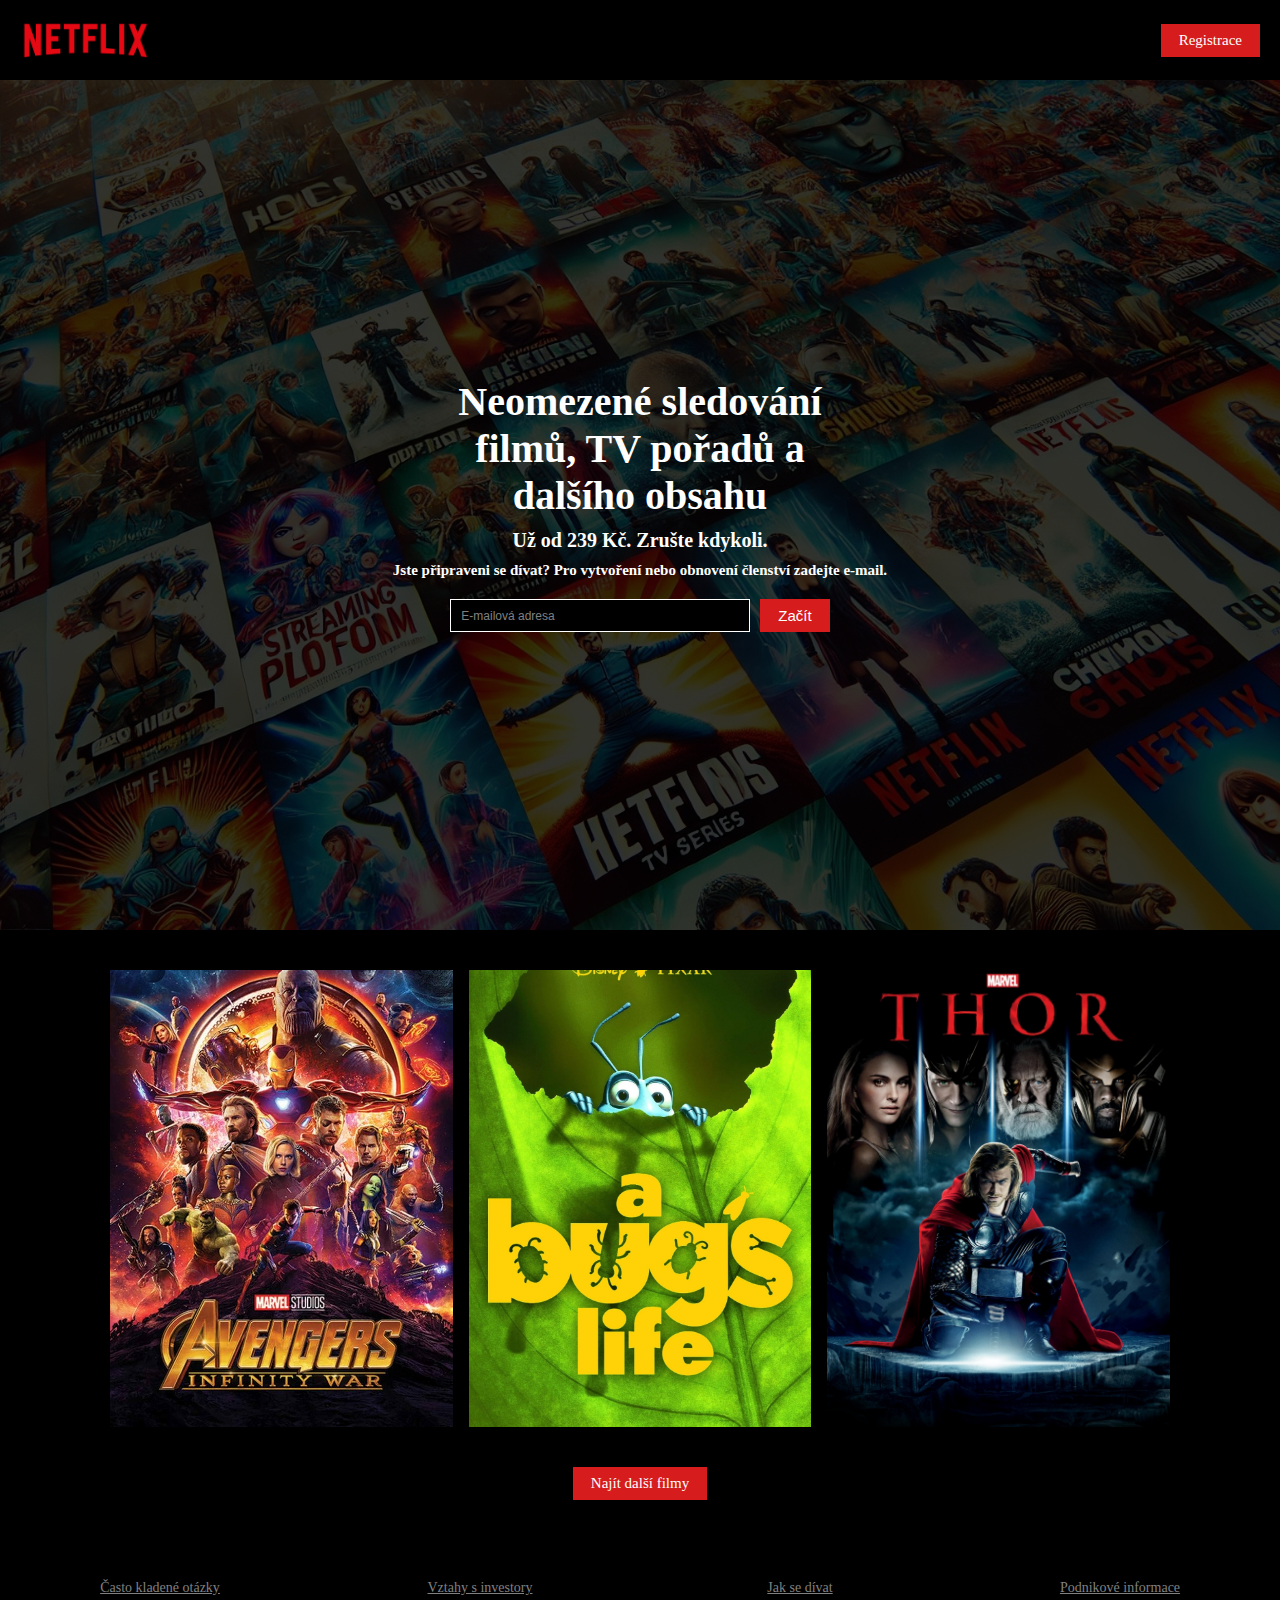
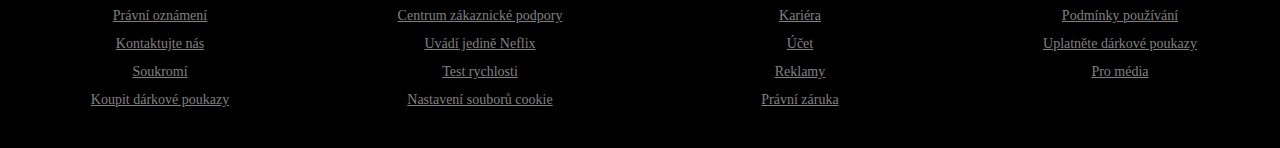
<file: index.html>
<!DOCTYPE html>
<html lang="en">
  <head>
    <meta charset="UTF-8" />
    <meta name="viewport" content="width=device-width, initial-scale=1.0" />
    <title>Projekt Netflix</title>
    <link rel="stylesheet" href="css/style.css" />
    <link
      rel="stylesheet"
      href="https://cdnjs.cloudflare.com/ajax/libs/font-awesome/6.5.1/css/all.min.css"
    />
  </head>

  <body id="top">
    <!--Úvodní strana-->
    <!--Záhlaví-->
    <header>
      <img class="icon" src="images/netflix-logo.png" alt="logo" />

      <a href="form.html" class="button">Registrace</a>
    </header>

    <!--První sekce-->
    <section class="hero">
      <div class="hero-text">
        <strong>
          <h1>Neomezené sledování</h1>
          <h1>filmů, TV pořadů a</h1>
          <h1>dalšího obsahu</h1>
        </strong>
        <h2>Už od 239 Kč. Zrušte kdykoli.</h2>
        <h3>
          Jste připraveni se dívat? Pro vytvoření nebo obnovení členství zadejte
          e-mail.
        </h3>

        <section class="hero-email">
          <input
            autocomplete="off"
            type="email"
            placeholder="E-mailová adresa"
          />
          <button class="button">Začít</button>
        </section>
      </div>
    </section>

    <!--Druhá sekce-->
    <section class="films__gallery" id="films-gallery">
      <div class="gallery-item">
        <img src="images/avengers.jpg" alt="Avengers" />
      </div>
      <div class="gallery-item">
        <img src="images/bugs-life.jpeg" alt="A Bug’s Life" />
      </div>
      <div class="gallery-item">
        <img src="images/thor.jpeg" alt="Thor" />
      </div>
    </section>
    <a href="films.html" class="button">Najít další filmy</a>

    <!--Patička-->
    <section class="footer">
      <ul>
        <li>Často kladené otázky</li>
        <li>Vztahy s investory</li>
        <li>Jak se dívat</li>
        <li>Podnikové informace</li>
        <li>Právní oznámení</li>
        <li>Centrum zákaznické podpory</li>
        <li>Kariéra</li>
        <li>Podmínky používání</li>
        <li>Kontaktujte nás</li>
        <li>Uvádí jedině Neflix</li>
        <li>Účet</li>
        <li>Uplatněte dárkové poukazy</li>
        <li>Soukromí</li>
        <li>Test rychlosti</li>
        <li>Reklamy</li>
        <li>Pro média</li>
        <li>Koupit dárkové poukazy</li>
        <li>Nastavení souborů cookie</li>
        <li>Právní záruka</li>
      </ul>
    </section>

    <a href="#top" class="scroll-top" id="scrollTopBtn">
      <i class="fa-regular fa-circle-up"></i>
    </a>

    <script src="js/scrollTop.js" defer></script>
  </body>
</html>
</file>
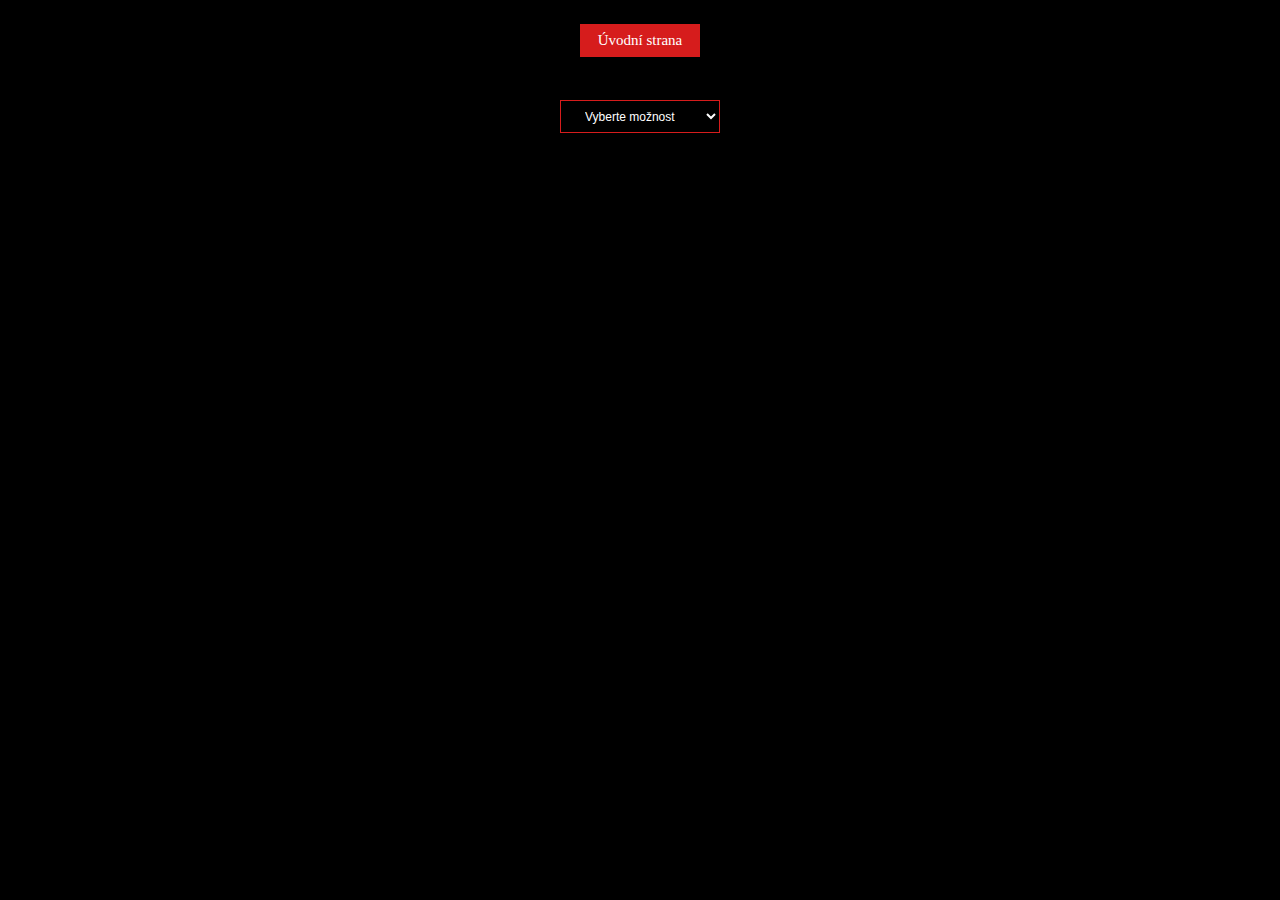
<file: films.html>
<!DOCTYPE html>
<html lang="en">
  <head>
    <meta charset="UTF-8" />
    <meta name="viewport" content="width=device-width, initial-scale=1.0" />
    <title>Filmy</title>
    <link href="style.css" rel="stylesheet" />
  </head>

  <body>
    <!--Záhlaví-->
    <header class="header-films">
      <a href="index.html" class="button">Úvodní strana</a>
    </header>

    <!--Roletka-->
    <section class="search-box">
      <select class="search" id="search">
        <option value="default" selected hidden>Vyberte možnost</option>
        <option value="girl">Girl</option>
        <option value="boy">Boy</option>
        <option value="avengers">Avengers</option>
        <option value="horror">Horror</option>
        <option value="men">Men</option>
      </select>
    </section>

    <!--Sekce filmů-->
    <section class="films-list"></section>

    <script src="films.js" defer></script>
  </body>
</html>
</file>
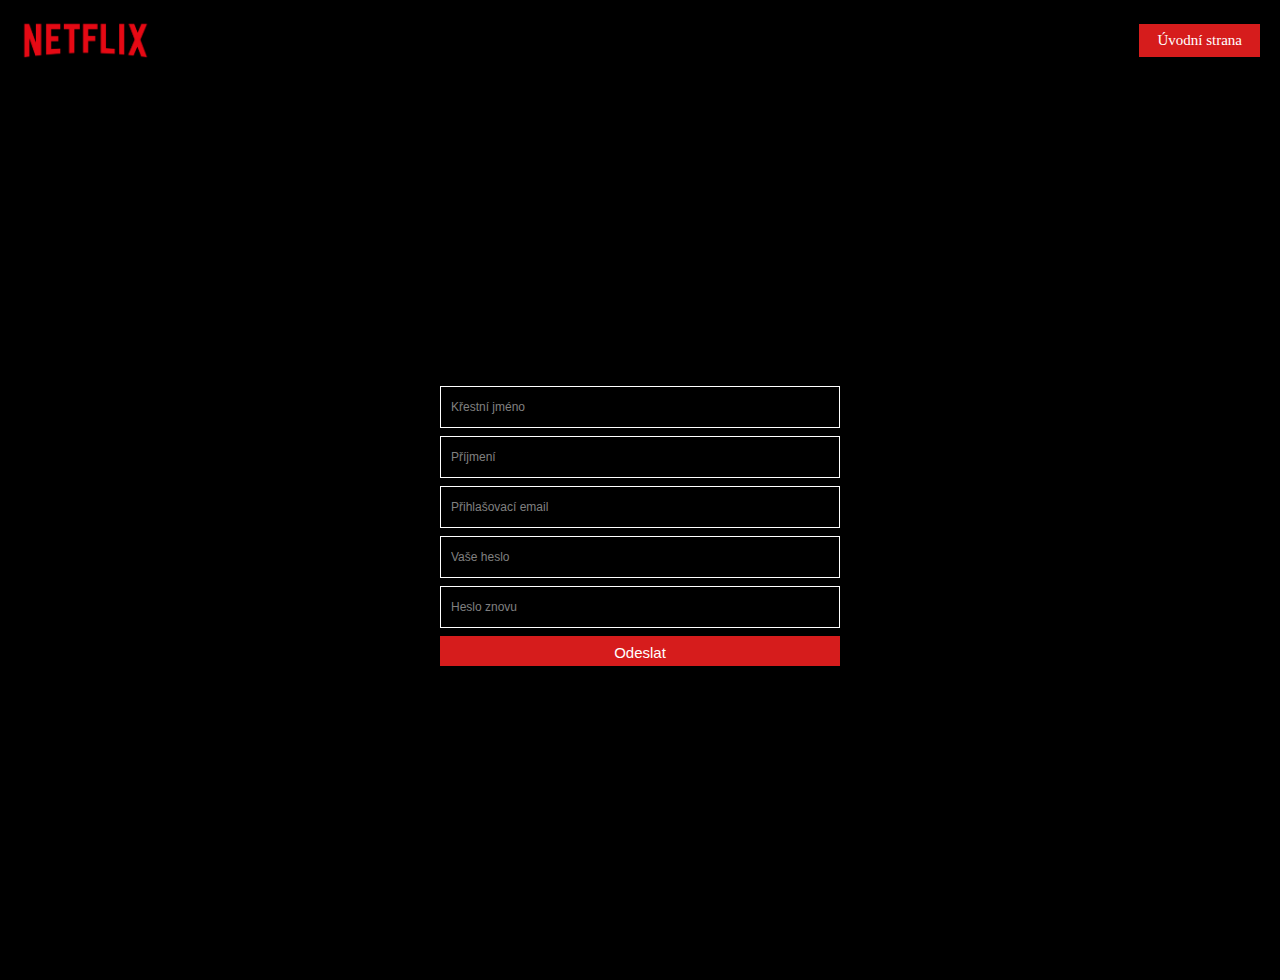
<file: form.html>
<!DOCTYPE html>
<html lang="en">
  <head>
    <meta charset="UTF-8" />
    <meta name="viewport" content="width=device-width, initial-scale=1.0" />
    <title>Registrace</title>
    <link href="style.css" rel="stylesheet" />
  </head>

  <body>
    <!--Záhlaví-->
    <header>
      <img class="icon" src="images/netflix-logo.png" alt="logo" />

      <a href="index.html" class="button">Úvodní strana</a>
    </header>

    <!--Formulář-->
    <section class="form-wrapper">
      <form class="form" autocomplete="off">
        <input type="text" placeholder="Křestní jméno" class="firstName" />
        <input type="text" placeholder="Příjmení" class="lastName" />
        <input
          type="email"
          placeholder="Přihlašovací email"
          class="formEmail"
        />
        <input type="password" placeholder="Vaše heslo" class="password" />
        <input type="password" placeholder="Heslo znovu" class="password2" />
        <input type="submit" value="Odeslat" />

        <!--Notifikace-->
        <section class="notifications">
          <p class="notificationFirstName">Vyplňte prosím křestní jméno.</p>
          <p class="notificationLastName">Vyplňte prosím příjmení.</p>
          <p class="notificationEmail">Vyplňte prosím email.</p>
          <p class="notificationPassword">Zadejte prosím heslo.</p>
          <p class="notificationPassword2">Zadejte prosím heslo znovu.</p>
          <p class="notificationPassword3">Hesla mají být stejná.</p>
        </section>
      </form>
    </section>

    <script src="form.js" defer></script>
  </body>
</html>
</file>
<file: css/style.css>
/* Obecné nastavení */
* {
  margin: 0;
  padding: 0;
  box-sizing: border-box;
}

body {
  font-family: "Times New Roman", sans-serif;
  text-align: center;
  background-color: black;
  color: white;
}

h1 {
  font-size: clamp(22px, 6vw, 40px);
}

h2 {
  font-size: clamp(14px, 4vw, 20px);
  padding-top: 10px;
  padding-bottom: 10px;
}

h3 {
  font-size: clamp(12px, 3.5vw, 15px);
}

/* Tlačítka */
.button {
  background-color: rgb(214, 28, 28);
  color: white;
  border: none;
  padding: 8px 18px;
  font-size: 15px;
  cursor: pointer;
  text-decoration: none;
  display: inline-block;
}

.button:hover {
  background-color: rgb(130, 14, 14);
}

.button:visited,
.button:active,
.button:focus {
  color: white;
  text-decoration: none;
  outline: none;
}

/* Úvodní strana */
/* Záhlaví */
header {
  height: 80px;
  width: 100%;
  display: flex;
  align-items: center;
  justify-content: space-between;
  padding: 0 20px;
}

@media (max-width: 320px) {
  header {
    flex-direction: column;
    justify-content: center;
    height: auto;
    padding: 20px;
    gap: 10px;
  }
}

/* Logo */
.icon {
  height: 40px;
  width: auto;
}

.icon img {
  height: 100%;
}

/* První sekce */
.hero {
  background: linear-gradient(rgba(0, 0, 0, 0.8), rgba(0, 0, 0, 0.8)),
    url("../images/background.jpg");
  background-size: cover;
  background-position: center;
  height: calc(100vh - 50px);
  display: flex;
  justify-content: center;
  align-items: center;
}

.hero-text {
  color: white;
  font-size: 50px;
  max-width: 700px;
  width: 100%;
  padding: 10px;
  text-align: center;
  margin: 0 auto;
}

.hero-email {
  display: flex;
  justify-content: center;
  flex-direction: row;
  align-items: center;
  gap: 10px;
  margin-top: 20px;
}

.hero-email input {
  width: 100%;
  max-width: 300px;
  height: 33px;
  background-color: black;
  border: 0.5px solid white;
  color: white;
  padding: 0 10px;
  font-size: 12px;
}

.hero-email input::placeholder {
  color: gray;
}

@media (max-width: 768px) {
  .hero-email {
    display: flex;
    flex-direction: column;
  }
}

/* Druhá sekce */
.films__gallery {
  display: grid;
  grid-template-columns: repeat(auto-fit, minmax(140px, 1fr));
  gap: 16px;
  padding: 40px 20px;
  max-width: 1100px;
  margin: 0 auto;
}

.gallery-item {
  aspect-ratio: 3 / 4;
  overflow: hidden;
}

.gallery-item img {
  width: 100%;
  height: 100%;
  object-fit: cover;
  transition: transform 0.3s ease;
}

.gallery-item:hover img {
  transform: scale(1.05);
}

/* Patička */
.footer {
  color: gray;
  padding: 80px 10px 40px 10px;
}

.footer ul {
  list-style: none;
  display: grid;
  grid-template-columns: repeat(4, 1fr);
  gap: 12px 20px;
  padding: 0;
  margin: 0;
}

.footer li {
  font-size: 14px;
  cursor: pointer;
  text-decoration: underline;
}

.footer li:hover {
  color: white;
}

@media (max-width: 768px) {
  .footer ul {
    grid-template-columns: repeat(2, 1fr);
  }
}

/* Ikona šipky */
.scroll-top {
  position: fixed;
  bottom: 30px;
  right: 30px;
  font-size: 40px;
  color: rgb(214, 28, 28);
  cursor: pointer;
  opacity: 0;
  z-index: 1000;
  pointer-events: none;
  transition: opacity 0.3s ease;
}

.scroll-top:hover {
  color: rgb(130, 14, 14);
}

.scroll-top.visible {
  opacity: 1;
  pointer-events: auto;
}

/* Stránka s formulářem pro registraci */
/* Formulář */
.form-wrapper {
  min-height: 100vh;
  display: flex;
  justify-content: center;
  align-items: center;
}

.form {
  display: flex;
  flex-direction: column;
  gap: 8px;
  align-items: center;
  width: 100%;
  max-width: 420px;
  padding: 20px 10px;
}

.form input {
  width: 100%;
  max-width: clamp(220px, 80vw, 400px);
  height: clamp(42px, 6vw, 42px);
  border: 0.5px solid white;
  background-color: black;
  color: white;
  padding: 0 10px;
  font-size: clamp(12px, 3.5vw, 12px);
}

.form input::placeholder {
  color: gray;
}

form input[type="submit"] {
  width: 100%;
  height: 30px;
  max-width: clamp(220px, 80vw, 400px);
  font-size: clamp(12px, 3.5vw, 12px);
}

/* Notifikace */
.notifications p {
  display: none;
  color: rgb(214, 28, 28);
  font-style: italic;
  margin-top: 8px;
}

.notifications p.visible {
  display: block;
}

form input[type="submit"] {
  background-color: rgb(214, 28, 28);
  color: white;
  border: none;
  padding: 8px 18px;
  font-size: 15px;
  cursor: pointer;
  text-decoration: none;
}

form input[type="submit"]:hover {
  background-color: rgb(130, 14, 14);
}

.form input.input-invalid {
  border: 2px solid rgb(214, 28, 28);
  background-color: black;
  color: white;
}

.form input.input-valid {
  border: 2px solid rgb(40, 180, 99);
  background-color: black;
  color: white;
}

.form input:focus {
  outline: none;
  box-shadow: none;
}

.form input.input-invalid:focus,
.form input.input-valid:focus {
  outline: none;
}

/* Stránka s filmy */
/* Záhlaví */
.header-films {
  height: 80px;
  width: 100%;
  display: flex;
  align-items: center;
  justify-content: center;
  padding: 0 20px;
}

/* Roletka */
.search {
  width: 160px;
  height: 33px;
  background-color: black;
  border: 0.5px solid rgb(214, 28, 28);
  color: white;
  padding: 0 20px;
  font-size: 12px;
  margin-bottom: 40px;
}

.search-box {
  margin-top: 20px;
}

/* Sekce filmů */
.films-list {
  min-height: 60vh;
  margin: 20px 0px;
  display: flex;
  flex-direction: row;
  justify-content: center;
  align-items: center;
  flex-wrap: wrap;
  gap: 15px;
}

.film-box {
  transition: 0.3s;
  transform: rotate(5deg);
}

.film-box:hover {
  transform: scale(1.05);
}

.film-box img {
  width: 170px;
  height: 240px;
}
</file>
<file: style.css>
/* Obecné nastavení */
* {
  margin: 0;
  padding: 0;
  box-sizing: border-box;
}

body {
  font-family: "Times New Roman", sans-serif;
  text-align: center;
  background-color: black;
  color: white;
}

h1 {
  font-size: clamp(22px, 6vw, 40px);
}

h2 {
  font-size: clamp(14px, 4vw, 20px);
  padding-top: 10px;
  padding-bottom: 10px;
}

h3 {
  font-size: clamp(12px, 3.5vw, 15px);
}

/* Tlačítka */
.button {
  background-color: rgb(214, 28, 28);
  color: white;
  border: none;
  padding: 8px 18px;
  font-size: 15px;
  cursor: pointer;
  text-decoration: none;
  display: inline-block;
}

.button:hover {
  background-color: rgb(130, 14, 14);
}

.button:visited,
.button:active,
.button:focus {
  color: white;
  text-decoration: none;
  outline: none;
}

/* Úvodní strana */
/* Záhlaví */
header {
  height: 80px;
  width: 100%;
  display: flex;
  align-items: center;
  justify-content: space-between;
  padding: 0 20px;
}

@media (max-width: 320px) {
  header {
    flex-direction: column;
    justify-content: center;
    height: auto;
    padding: 20px;
    gap: 10px;
  }
}

/* Logo */
.icon {
  height: 40px;
  width: auto;
}

.icon img {
  height: 100%;
}

/* První sekce */
.hero {
  background: linear-gradient(rgba(0, 0, 0, 0.8), rgba(0, 0, 0, 0.8)),
    url("images/background.jpg");
  background-size: cover;
  background-position: center;
  height: calc(100vh - 50px);
  display: flex;
  justify-content: center;
  align-items: center;
}

.hero-text {
  color: white;
  font-size: 50px;
  max-width: 700px;
  width: 100%;
  padding: 10px;
  text-align: center;
  margin: 0 auto;
}

.hero-email {
  display: flex;
  justify-content: center;
  flex-direction: row;
  align-items: center;
  gap: 10px;
  margin-top: 20px;
}

.hero-email input {
  width: 100%;
  max-width: 300px;
  height: 33px;
  background-color: black;
  border: 0.5px solid white;
  color: white;
  padding: 0 10px;
  font-size: 12px;
}

.hero-email input::placeholder {
  color: gray;
}

@media (max-width: 768px) {
  .hero-email {
    display: flex;
    flex-direction: column;
  }
}

/* Druhá sekce */
.films__gallery {
  display: grid;
  grid-template-columns: repeat(auto-fit, minmax(140px, 1fr));
  gap: 16px;
  padding: 40px 20px;
  max-width: 1100px;
  margin: 0 auto;
}

.gallery-item {
  aspect-ratio: 3 / 4;
  overflow: hidden;
}

.gallery-item img {
  width: 100%;
  height: 100%;
  object-fit: cover;
  transition: transform 0.3s ease;
}

.gallery-item:hover img {
  transform: scale(1.05);
}

/* Patička */
.footer {
  color: gray;
  padding: 80px 10px 40px 10px;
}

.footer ul {
  list-style: none;
  display: grid;
  grid-template-columns: repeat(4, 1fr);
  gap: 12px 20px;
  padding: 0;
  margin: 0;
}

.footer li {
  font-size: 14px;
  cursor: pointer;
  text-decoration: underline;
}

.footer li:hover {
  color: white;
}

@media (max-width: 768px) {
  .footer ul {
    grid-template-columns: repeat(2, 1fr);
  }
}

/* Ikona šipky */
.scroll-top {
  position: fixed;
  bottom: 30px;
  right: 30px;
  font-size: 40px;
  color: rgb(214, 28, 28);
  cursor: pointer;
  display: none;
  z-index: 1000;
}

.scroll-top:hover {
  color: rgb(130, 14, 14);
}

/* Stránka s formulářem pro registraci */
/* Formulář */
.form-wrapper {
  min-height: 100vh;
  display: flex;
  justify-content: center;
  align-items: center;
}

.form {
  display: flex;
  flex-direction: column;
  gap: 8px;
  align-items: center;
  width: 100%;
  max-width: 420px;
  padding: 20px 10px;
}

.form input {
  width: 100%;
  max-width: clamp(220px, 80vw, 400px);
  height: clamp(42px, 6vw, 42px);
  background-color: black;
  border: 0.5px solid white;
  color: white;
  padding: 0 10px;
  font-size: clamp(12px, 3.5vw, 12px);
}

.form input::placeholder {
  color: gray;
}

form input[type="submit"] {
  width: 100%;
  height: 30px;
  max-width: clamp(220px, 80vw, 400px);
  font-size: clamp(12px, 3.5vw, 12px);
}

/* Notifikace */
.notifications p {
  display: none;
  color: rgb(214, 28, 28);
  font-style: italic;
  margin-top: 8px;
}

form input[type="submit"] {
  background-color: rgb(214, 28, 28);
  color: white;
  border: none;
  padding: 8px 18px;
  font-size: 15px;
  cursor: pointer;
  text-decoration: none;
}

form input[type="submit"]:hover {
  background-color: rgb(130, 14, 14);
}

.form input.input-invalid {
  border: 2px solid rgb(214, 28, 28);
}

.form input.input-valid {
  border: 2px solid rgb(40, 180, 99);
}

/* Stránka s filmy */
/* Záhlaví */
.header-films {
  height: 80px;
  width: 100%;
  display: flex;
  align-items: center;
  justify-content: center;
  padding: 0 20px;
}

/* Roletka */
.search {
  width: 160px;
  height: 33px;
  background-color: black;
  border: 0.5px solid rgb(214, 28, 28);
  color: white;
  padding: 0 20px;
  font-size: 12px;
  margin-bottom: 40px;
}

.search-box {
  margin-top: 20px;
}

/* Sekce filmů */
.films-list {
  min-height: 60vh;
  margin: 20px 0px;
  display: flex;
  flex-direction: row;
  justify-content: center;
  align-items: center;
  flex-wrap: wrap;
  gap: 15px;
}

.film-box {
  transition: 0.3s;
  transform: rotate(5deg);
}

.film-box:hover {
  transform: scale(1.05);
}

.film-box img {
  width: 170px;
  height: 240px;
}
</file>
